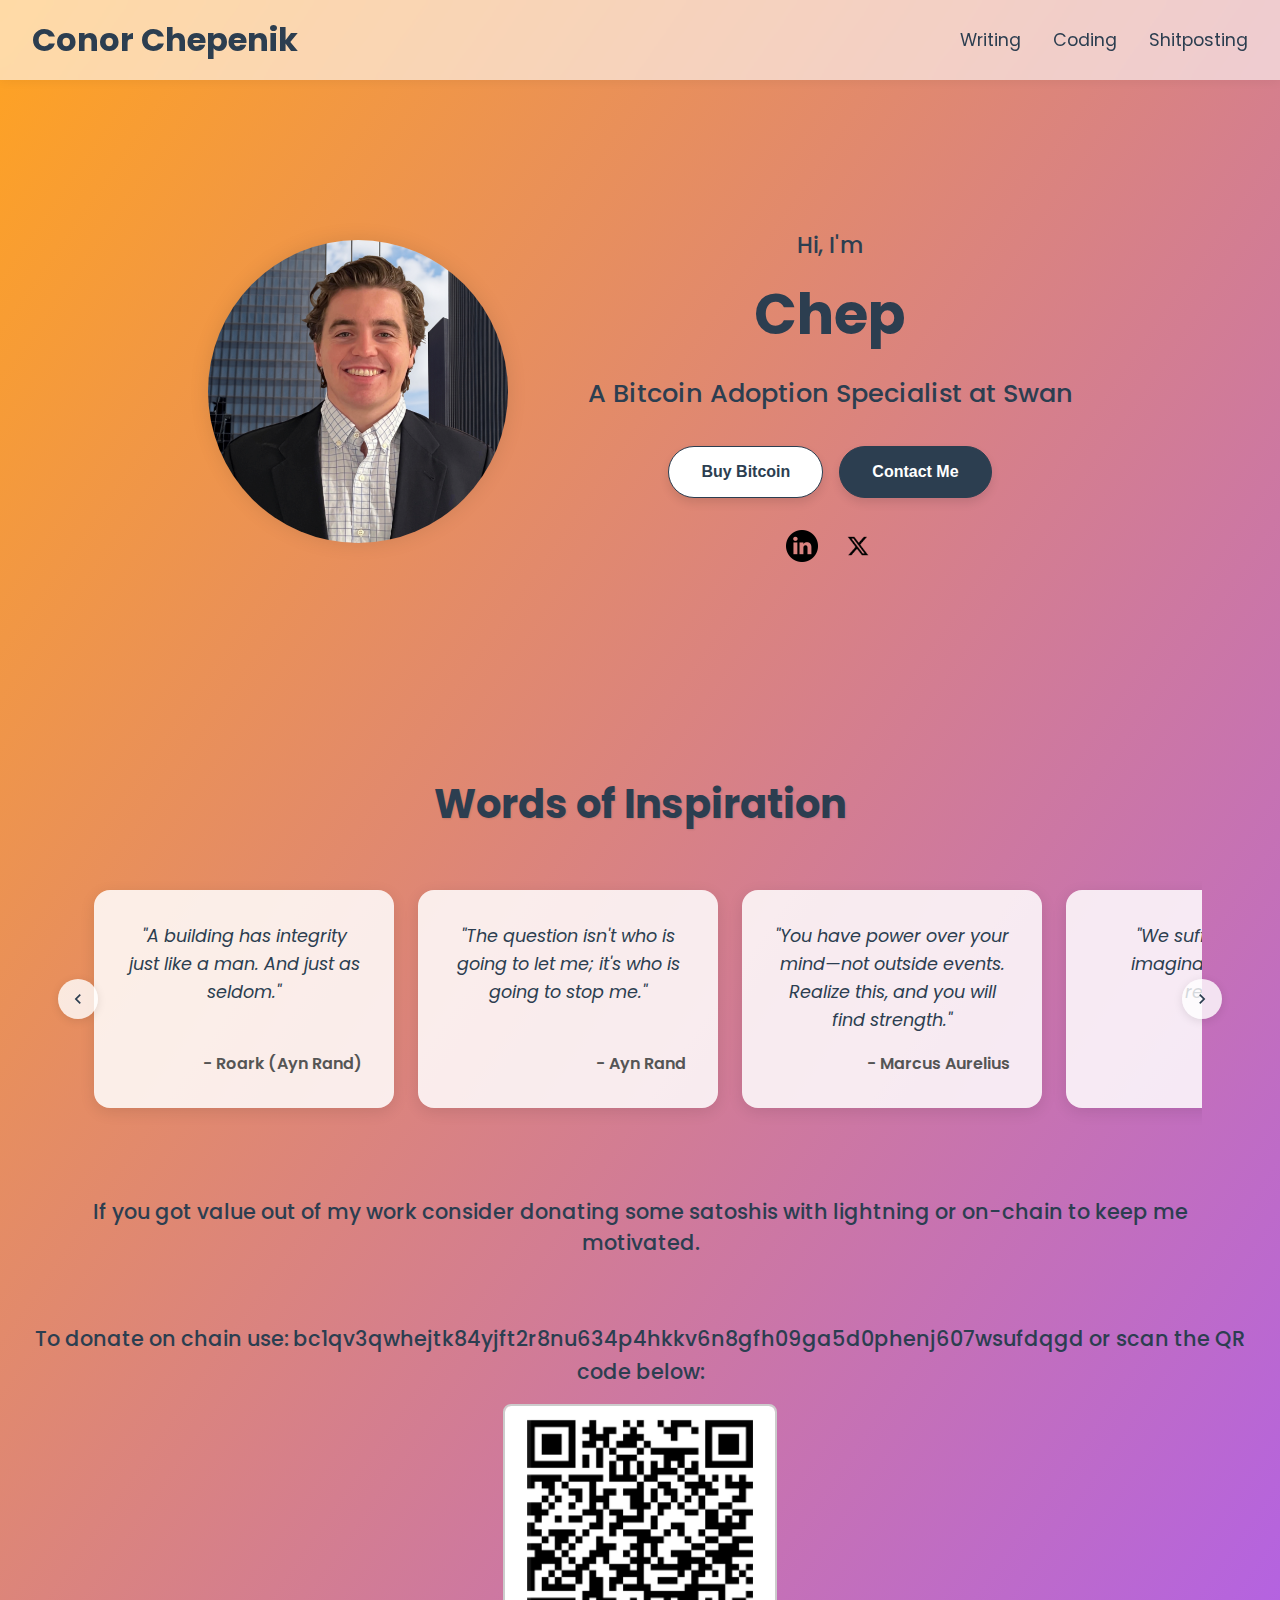
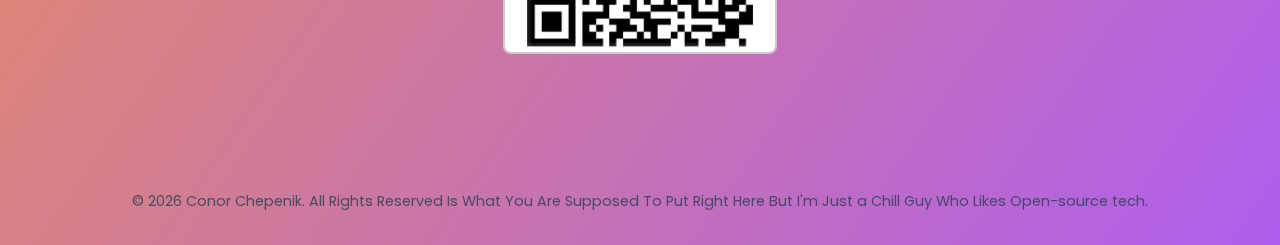
<file: index.html>
<!DOCTYPE html>
<html lang="en">
  <head>
    <meta charset="UTF-8" />
    <meta http-equiv="X-UA-Compatible" content="IE=edge" />
    <meta name="viewport" content="width=device-width, initial-scale=1.0" />
    <title>Chep</title>
    <style>
      @import url("https://fonts.googleapis.com/css2?family=Poppins:wght@300;400;500;600&display=swap");

      * {
        margin: 0;
        padding: 0;
        box-sizing: border-box;
      }

      body {
        font-family: "Poppins", sans-serif;
        /* Miami pastel gradient background */
        background: linear-gradient(to bottom right, #ffa321, #af5eee);
        color: #70abe7;
        overflow-x: hidden;
      }

      html {
        scroll-behavior: smooth;
      }

      p {
        color: #2c3e50;
        line-height: 1.6;
      }

      a,
      .btn {
        transition: all 300ms ease;
        color: #2c3e50;
      }

      a {
        text-decoration: none;
      }

      a:hover {
        color: #34495e;
        text-decoration: underline;
      }

      nav,
      .nav-links {
        display: flex;
      }

      nav {
        justify-content: space-between;
        align-items: center;
        padding: 1rem 2rem;
        background: rgba(255, 255, 255, 0.6);
        backdrop-filter: blur(5px);
        position: sticky;
        top: 0;
        z-index: 10;
        box-shadow: 0 2px 10px rgba(0,0,0,0.05);
      }

      .nav-links {
        gap: 2rem;
        list-style: none;
        font-size: 1.1rem;
      }

      .logo {
        font-size: 2rem;
        font-weight: 700;
        cursor: default;
        color: #2c3e50;
      }

      .nav-links li a:hover {
        text-decoration: underline;
      }

      /* Hamburger Menu */
      #hamburger-nav {
        display: none;
        align-items: center;
        width: 100%;
      }

      .hamburger-menu {
        display: inline-block;
        position: relative;
      }

      .hamburger-icon {
        display: flex;
        flex-direction: column;
        justify-content: space-between;
        height: 24px;
        width: 30px;
        cursor: pointer;
      }

      .hamburger-icon span {
        width: 100%;
        height: 2px;
        background-color: #2c3e50;
        transition: all 0.3s ease-in-out;
      }

      .menu-links {
        position: absolute;
        top: 100%;
        right: 0;
        background-color: #fff;
        box-shadow: 0 2px 10px rgba(0,0,0,0.1);
        width: fit-content;
        max-height: 0;
        overflow: hidden;
        transition: max-height 0.3s ease-in-out;
        border-radius: 0.5rem;
        padding: 0;
      }

      .menu-links li {
        list-style: none;
        margin: 0;
      }

      .menu-links li a {
        display: block;
        padding: 0.5rem 1rem;
        color: #2c3e50;
      }

      .menu-links li a:hover {
        background: #f0f0f0;
      }

      .menu-links.open {
        max-height: 300px;
      }

      .hamburger-icon.open span:first-child {
        transform: rotate(45deg) translate(10px, 5px);
      }

      .hamburger-icon.open span:nth-child(2) {
        opacity: 0;
      }

      .hamburger-icon.open span:last-child {
        transform: rotate(-45deg) translate(10px, -5px);
      }

      @media (max-width: 768px) {
        #desktop-nav {
          display: none;
        }

        #hamburger-nav {
          display: flex;
          justify-content: space-between;
          align-items: center;
          padding: 1rem;
          background: rgba(255,255,255,0.6);
          backdrop-filter: blur(5px);
          position: sticky;
          top: 0;
          z-index: 10;
        }
      }

      section {
        padding: 6vh 10rem;
      }

      @media (max-width: 1200px) {
        section {
          margin: 0 2rem;
          padding: 4vh 0;
        }
      }

      #profile {
        display: flex;
        justify-content: center;
        gap: 5rem;
        align-items: center;
        min-height: 70vh;
      }

      @media (max-width: 768px) {
        #profile {
          flex-direction: column;
          gap: 2rem;
        }
      }

      .section__pic-container img {
        width: 300px;
        height: auto;
        border-radius: 50%;
        box-shadow: 0 0 20px rgba(0,0,0,0.1);
      }

      .section__text {
        text-align: center;
        max-width: 500px;
      }

      .section__text p {
        font-weight: 500;
        color: #2c3e50;
      }

      .section__text__p1 {
        font-size: 1.4rem;
        margin-bottom: 0.5rem;
      }

      .title {
        font-size: 3.5rem;
        font-weight: 700;
        margin-bottom: 1rem;
        color: #2c3e50;
      }

      .section__text__p2 {
        font-size: 1.6rem;
        margin-bottom: 2rem;
        color: #2c3e50;
      }

      #socials-container {
        display: flex;
        justify-content: center;
        margin-top: 2rem;
        gap: 1.5rem;
      }

      .icon {
        cursor: pointer;
        height: 2rem;
        filter: grayscale(50%);
        transition: filter 0.3s ease, transform 0.3s ease;
      }

      .icon:hover {
        filter: grayscale(0%);
        transform: scale(1.1);
      }

      .btn-container {
        display: flex;
        justify-content: center;
        gap: 1rem;
        margin-top: 1.5rem;
      }

      .btn {
        font-weight: 600;
        padding: 1rem 2rem;
        border-radius: 2rem;
        border: none;
        font-size: 1rem;
        cursor: pointer;
        box-shadow: 0 5px 10px rgba(0,0,0,0.1);
      }

      .btn-color-1,
      .btn-color-2 {
        border: 1px solid #2c3e50;
      }

      .btn-color-1 {
        background: #2c3e50;
        color: #fff;
      }

      .btn-color-1:hover {
        background: #1f2e3a;
      }

      .btn-color-2 {
        background: #fff;
        color: #2c3e50;
      }

      .btn-color-2:hover {
        background: #2c3e50;
        color: #fff;
      }

      /* Quote Section with Horizontal Scroll */
      .quotes-section {
        margin: 4rem 0;
        text-align: center;
        padding: 0 1rem;
      }

      .quotes-section h2 {
        margin-bottom: 2rem;
        font-weight: 700;
        font-size: 2.5rem;
        color: #2c3e50;
        text-shadow: 1px 1px 2px rgba(0,0,0,0.1);
      }

      .quotes-wrapper {
        display: flex;
        overflow-x: auto;
        gap: 1.5rem;
        scroll-behavior: smooth;
        padding: 1.5rem 1rem;
        scroll-snap-type: x mandatory;
        -webkit-overflow-scrolling: touch;
      }

      .quotes-wrapper::-webkit-scrollbar {
        height: 10px;
      }

      .quotes-wrapper::-webkit-scrollbar-track {
        background: rgba(240, 240, 240, 0.8);
        border-radius: 10px;
      }

      .quotes-wrapper::-webkit-scrollbar-thumb {
        background: #2c3e50;
        border-radius: 10px;
        border: 2px solid rgba(240, 240, 240, 0.8);
      }

      .quotes-wrapper::-webkit-scrollbar-thumb:hover {
        background: #1f2e3a;
      }

      .quote-card {
        flex: 0 0 300px;
        background: rgba(255, 255, 255, 0.85);
        border-radius: 1rem;
        padding: 2rem;
        box-shadow: 0 4px 15px rgba(0,0,0,0.1);
        display: flex;
        flex-direction: column;
        justify-content: space-between;
        transition: transform 0.3s ease, box-shadow 0.3s ease;
        scroll-snap-align: center;
        min-height: 200px;
      }

      .quote-card p {
        font-style: italic;
        font-size: 1.1rem;
        line-height: 1.6;
        color: #2c3e50;
        margin-bottom: 1rem;
      }

      .quote-author {
        margin-top: auto;
        text-align: right;
        font-style: normal;
        color: #555;
        font-weight: 600;
      }

      .quote-card:hover {
        transform: translateY(-5px);
        box-shadow: 0 8px 20px rgba(0,0,0,0.15);
      }

      /* Add scroll buttons for better navigation */
      .quotes-container {
        position: relative;
        max-width: 90%;
        margin: 0 auto;
      }

      .scroll-btn {
        position: absolute;
        top: 50%;
        transform: translateY(-50%);
        background: rgba(255, 255, 255, 0.8);
        border: none;
        border-radius: 50%;
        width: 40px;
        height: 40px;
        display: flex;
        align-items: center;
        justify-content: center;
        cursor: pointer;
        box-shadow: 0 2px 10px rgba(0,0,0,0.1);
        z-index: 2;
        transition: all 0.3s ease;
      }

      .scroll-btn:hover {
        background: #fff;
        box-shadow: 0 4px 15px rgba(0,0,0,0.2);
      }

      .scroll-left {
        left: -20px;
      }

      .scroll-right {
        right: -20px;
      }

      .scroll-btn svg {
        width: 20px;
        height: 20px;
        fill: #2c3e50;
      }

      @media (max-width: 768px) {
        section {
          margin: 0 1rem;
          padding: 2rem 0;
        }

        .title {
          font-size: 2.5rem;
        }

        .btn {
          font-size: 0.9rem;
        }

        .quote-card {
          flex: 0 0 85%;
          padding: 1.5rem;
        }
        
        .scroll-btn {
          width: 35px;
          height: 35px;
        }
        
        .scroll-left {
          left: -10px;
        }
        
        .scroll-right {
          right: -10px;
        }
      }

      /* Tip section */
      .tipheader {
        text-align: center;
        margin: 4rem 2rem 1rem;
        font-size: 1.3rem;
        color: #2c3e50;
        font-weight: 500;
      }

      .center-container {
        display: flex;
        flex-direction: column;
        align-items: center;
        text-align: center;
        margin-bottom: 20px;
      }

      .qrcode {
        height: 250px;
        width: auto;
        margin-bottom: 20px;
        border: 2px solid #ccc;
        border-radius: 0.5rem;
        transition: box-shadow 0.3s ease;
      }

      .qrcode:hover {
        box-shadow: 0 0 15px rgba(0,0,0,0.3);
      }

      /* Footer */
      footer {
        text-align: center;
        padding: 2rem;
        margin-top: 4rem;
        color: #2c3e50;
        font-size: 0.9rem;
      }

      footer p {
        opacity: 0.8;
      }
    </style>
  </head>
  <body>
    <!-- Desktop Navigation -->
    <nav id="desktop-nav">
      <div class="logo">Conor Chepenik</div>
      <ul class="nav-links">
        <li><a href="https://medium.com/@chepenikconor">Writing</a></li>
        <li><a href="https://github.com/Chepenik">Coding</a></li>
        <li><a href="https://primal.net/p/npub16syt2k5uky4pxycfttxrxmwwzht2t3008f2q68kw4almjl4guu9qea8t7y" target="_blank">Shitposting</a></li>
      </ul>
    </nav>

    <!-- Mobile Navigation -->
    <nav id="hamburger-nav">
      <div class="logo">Conor Chepenik</div>
      <div class="hamburger-menu">
        <div class="hamburger-icon" onclick="toggleMenu()">
          <span></span>
          <span></span>
          <span></span>
        </div>
        <div class="menu-links">
          <li><a href="https://medium.com/@chepenikconor" onclick="toggleMenu()">Writing</a></li>
          <li><a href="https://github.com/Chepenik" onclick="toggleMenu()">Coding</a></li>
          <li><a href="https://primal.net/p/npub16syt2k5uky4pxycfttxrxmwwzht2t3008f2q68kw4almjl4guu9qea8t7y" onclick="toggleMenu()">Shitposting</a></li>
        </div>
      </div>
    </nav>

    <section id="profile">
      <div class="section__pic-container">
        <img class="profilepic" src="./assets/profile-pic.png" alt="Profile Picture" />
      </div>
      <div class="section__text">
        <p class="section__text__p1">Hi, I'm</p>
        <h1 class="title">Chep</h1>
        <p class="section__text__p2">A Bitcoin Adoption Specialist at Swan</p>
        <div class="btn-container">
          <button
            class="btn btn-color-2"
            onclick="window.open('https://www.swanbitcoin.com/conorchepenik/')"
          >
            Buy Bitcoin
          </button>
          <button class="btn btn-color-1" onclick="window.open('mailto:chepenikconor@gmail.com')">
            Contact Me
          </button>
        </div>
        <div id="socials-container">
          <img
            src="./assets/linkedin.png"
            alt="LinkedIn profile"
            class="icon"
            onclick="location.href='https://www.linkedin.com/in/conorchepenik/'"
          />
          <img
            src="./assets/x.png"
            alt="Twitter profile"
            class="icon"
            onclick="location.href='https://twitter.com/conorchepenik'"
          />
        </div>
      </div>
    </section>

    <!-- Quotes Section with Horizontal Scroll -->
    <div class="quotes-section">
      <h2>Words of Inspiration</h2>
      <div class="quotes-container">
        <button class="scroll-btn scroll-left" id="scroll-left">
          <svg xmlns="http://www.w3.org/2000/svg" viewBox="0 0 24 24">
            <path d="M15.41 7.41L14 6l-6 6 6 6 1.41-1.41L10.83 12z"/>
          </svg>
        </button>
        <div class="quotes-wrapper" id="quotes-wrapper">
          <div class="quote-card">
            <p>"A building has integrity just like a man. And just as seldom."</p>
            <div class="quote-author">- Roark (Ayn Rand)</div>
          </div>
          <div class="quote-card">
            <p>"The question isn't who is going to let me; it's who is going to stop me."</p>
            <div class="quote-author">- Ayn Rand</div>
          </div>
          <div class="quote-card">
            <p>"You have power over your mind—not outside events. Realize this, and you will find strength."</p>
            <div class="quote-author">- Marcus Aurelius</div>
          </div>
          <div class="quote-card">
            <p>"We suffer more in imagination than in reality."</p>
            <div class="quote-author">- Seneca</div>
          </div>
          <div class="quote-card">
            <p>"It's not what happens to you, but how you react to it that matters."</p>
            <div class="quote-author">- Epictetus</div>
          </div>
          <div class="quote-card">
            <p>"The only true wisdom is in knowing you know nothing."</p>
            <div class="quote-author">- Socrates</div>
          </div>
          <div class="quote-card">
            <p>"The measure of a man is what he does with power."</p>
            <div class="quote-author">- Plato</div>
          </div>
          <div class="quote-card">
            <p>"It is the mark of an educated mind to be able to entertain a thought without accepting it."</p>
            <div class="quote-author">- Aristotle</div>
          </div>
          <div class="quote-card">
            <p>"Not what we have but what we enjoy constitutes our abundance."</p>
            <div class="quote-author">- Epicurus</div>
          </div>
          <div class="quote-card">
            <p>"The obstacle is the way."</p>
            <div class="quote-author">- Ryan Holiday</div>
          </div>
        </div>
        <button class="scroll-btn scroll-right" id="scroll-right">
          <svg xmlns="http://www.w3.org/2000/svg" viewBox="0 0 24 24">
            <path d="M10 6L8.59 7.41 13.17 12l-4.58 4.59L10 18l6-6z"/>
          </svg>
        </button>
      </div>
    </div>

    <h3 class="tipheader">
      If you got value out of my work consider donating some satoshis with lightning or on-chain to keep me motivated.
    </h3>
    <p class="tipheader">
      To donate on chain use: bc1qv3qwhejtk84yjft2r8nu634p4hkkv6n8gfh09ga5d0phenj607wsufdqgd or scan the QR code below:
    </p>

    <div class="center-container">
      <img class="qrcode" src="./assets/onchainwalletqrcode.jpeg" alt="On-chain Wallet QR code">
    </div>
    <div class="center-container">
      <lightning-widget 
        name="Conor Chepenik"
        accent="#7e9ca9"
        to="chep@getalby.com"
        image="https://i.nostr.build/mYa7.png"
        amounts="2100, 21000, 210000"
        class="lightning-widget"
      ></lightning-widget>
    </div>

    <footer>
      <p>&#169; <span id="current-year"></span> Conor Chepenik. All Rights Reserved Is What You Are Supposed To Put Right Here But I'm Just a Chill Guy Who Likes Open-source tech.</p>
    </footer>

    <script>
      function toggleMenu() {
        const menu = document.querySelector(".menu-links");
        const icon = document.querySelector(".hamburger-icon");
        menu.classList.toggle("open");
        icon.classList.toggle("open");
      }
      
      // Set current year in footer
      document.getElementById("current-year").textContent = new Date().getFullYear();
      
      // Quotes scrolling functionality
      document.addEventListener('DOMContentLoaded', function() {
        const scrollLeftBtn = document.getElementById('scroll-left');
        const scrollRightBtn = document.getElementById('scroll-right');
        const quotesWrapper = document.getElementById('quotes-wrapper');
        
        if (scrollLeftBtn && scrollRightBtn && quotesWrapper) {
          const scrollAmount = 350; // Adjust scroll amount as needed
          
          scrollLeftBtn.addEventListener('click', function() {
            quotesWrapper.scrollBy({
              left: -scrollAmount,
              behavior: 'smooth'
            });
          });
          
          scrollRightBtn.addEventListener('click', function() {
            quotesWrapper.scrollBy({
              left: scrollAmount,
              behavior: 'smooth'
            });
          });
        }
      });
    </script>
    <script src="https://embed.twentyuno.net/js/app.js"></script>
  </body>
</html>
</file>
